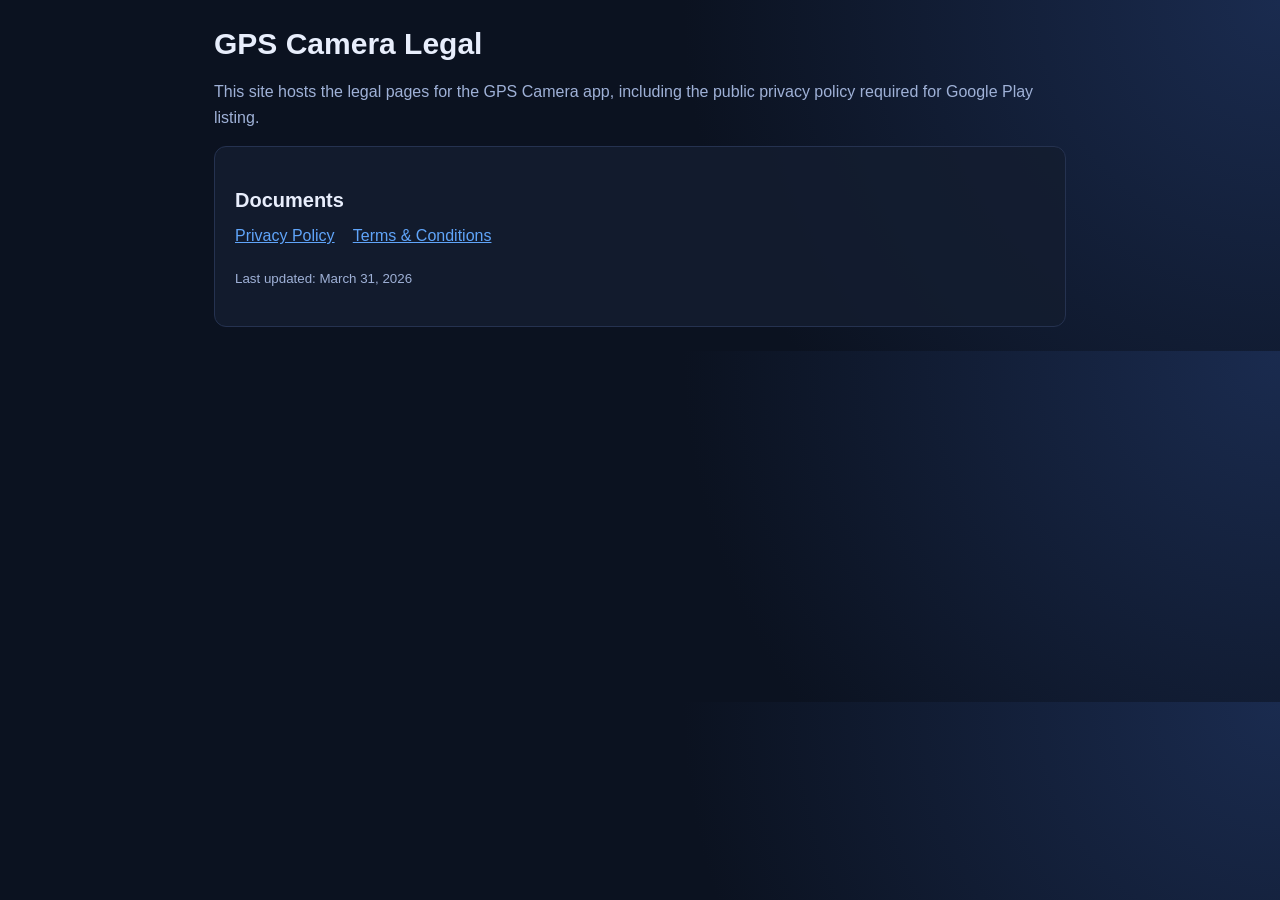
<file: index.html>
<!doctype html>
<html lang="en">
<head>
  <meta charset="utf-8" />
  <meta name="viewport" content="width=device-width, initial-scale=1" />
  <title>GPS Camera Legal Pages</title>
  <link rel="stylesheet" href="./styles.css" />
</head>
<body>
  <main class="container">
    <h1>GPS Camera Legal</h1>
    <p>This site hosts the legal pages for the GPS Camera app, including the public privacy policy required for Google Play listing.</p>
    <section class="card">
      <h2>Documents</h2>
      <nav>
        <a href="./privacy-policy.html">Privacy Policy</a>
        <a href="./terms-and-conditions.html">Terms &amp; Conditions</a>
      </nav>
      <p><small>Last updated: March 31, 2026</small></p>
    </section>
  </main>
</body>
</html>
</file>
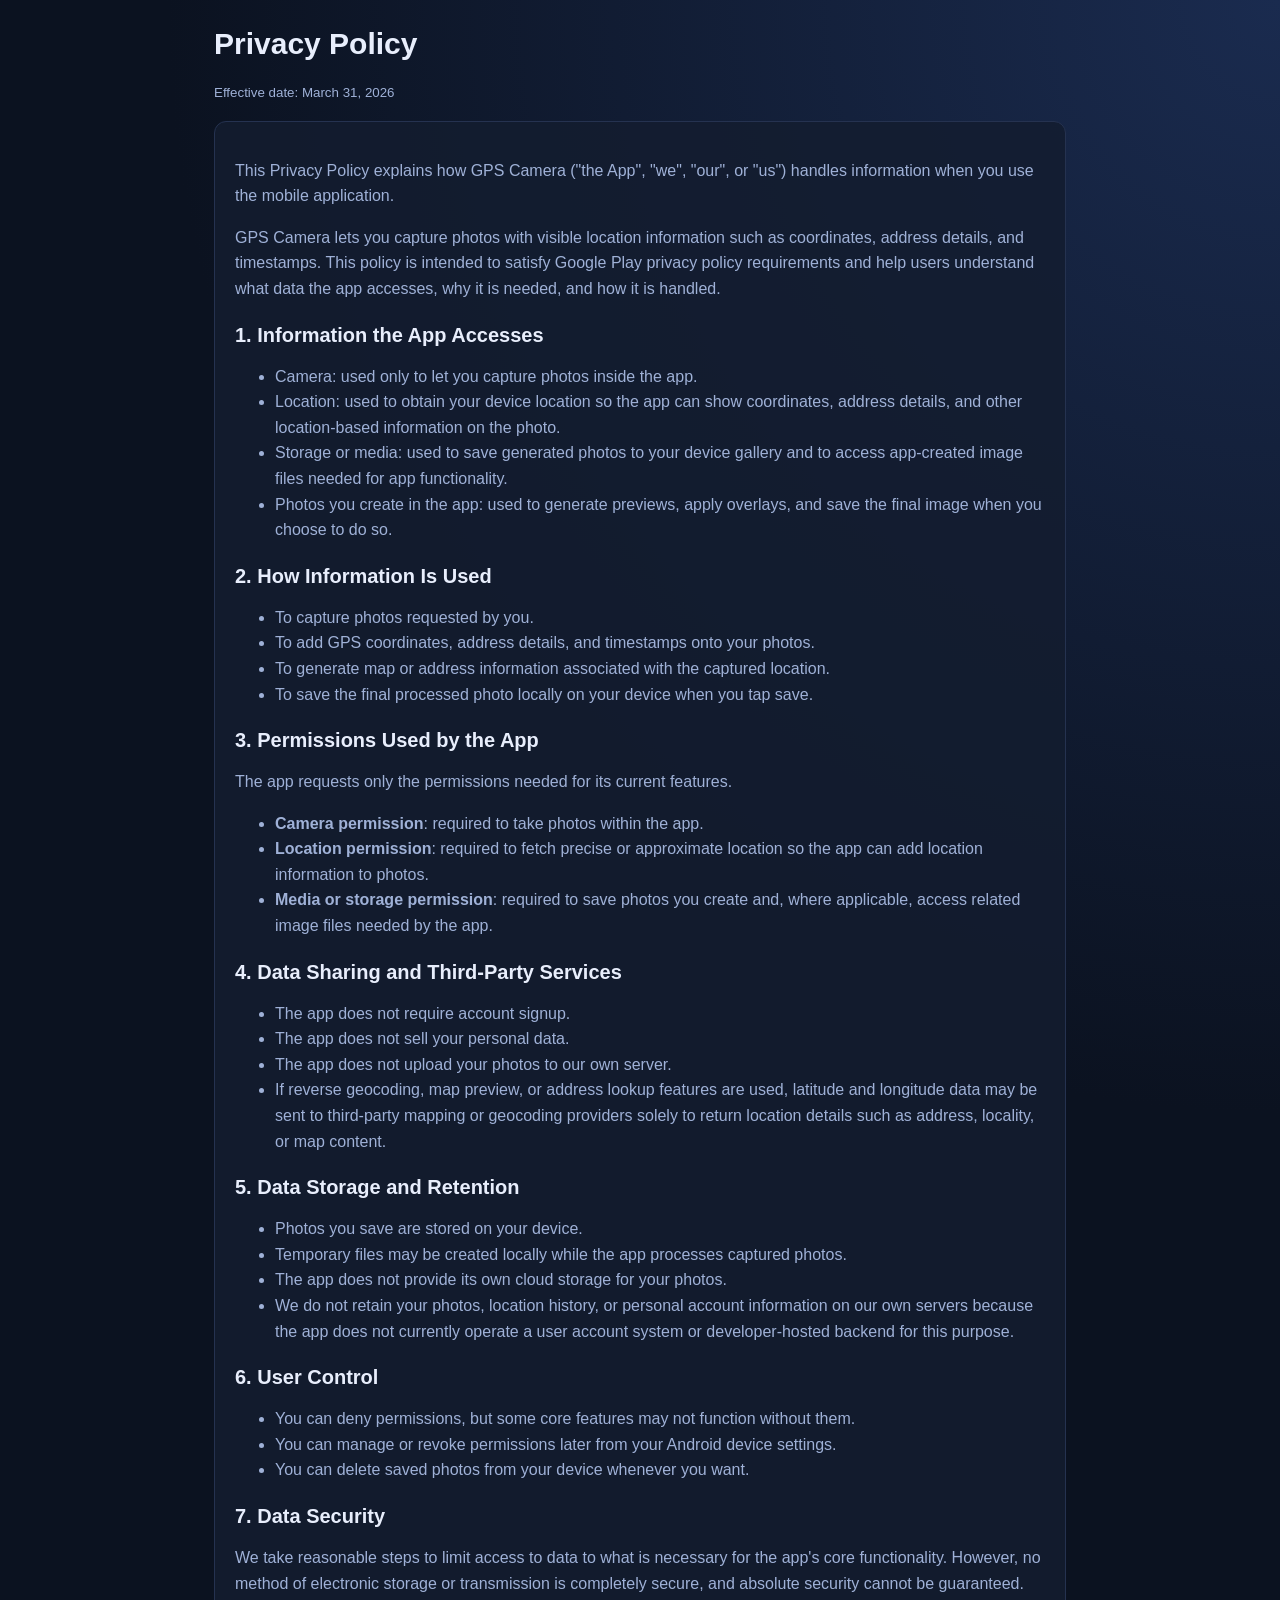
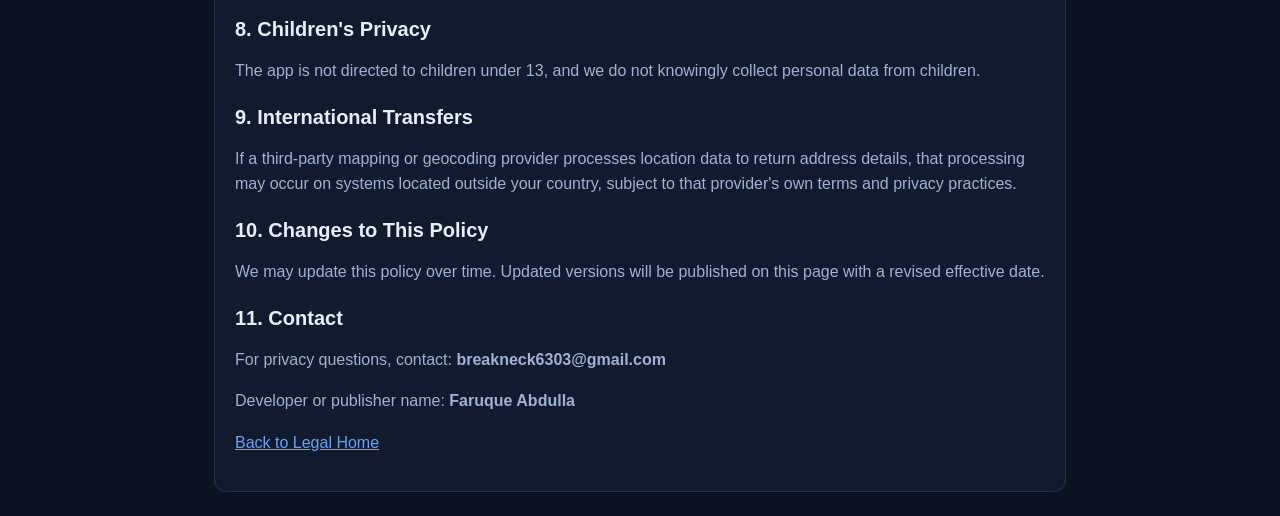
<file: privacy-policy.html>
<!DOCTYPE html>
<html lang="en">
  <head>
    <meta charset="utf-8" />
    <meta name="viewport" content="width=device-width, initial-scale=1" />
    <title>GPS Camera Privacy Policy</title>
    <link rel="stylesheet" href="./styles.css" />
  </head>
  <body>
    <main class="container">
      <h1>Privacy Policy</h1>
      <p><small>Effective date: March 31, 2026</small></p>
      <section class="card">
        <p>
          This Privacy Policy explains how GPS Camera ("the App", "we", "our",
          or "us") handles information when you use the mobile application.
        </p>
        <p>
          GPS Camera lets you capture photos with visible location information
          such as coordinates, address details, and timestamps. This policy is
          intended to satisfy Google Play privacy policy requirements and help
          users understand what data the app accesses, why it is needed, and how
          it is handled.
        </p>

        <h2>1. Information the App Accesses</h2>
        <ul>
          <li>Camera: used only to let you capture photos inside the app.</li>
          <li>
            Location: used to obtain your device location so the app can show
            coordinates, address details, and other location-based information
            on the photo.
          </li>
          <li>
            Storage or media: used to save generated photos to your device
            gallery and to access app-created image files needed for app
            functionality.
          </li>
          <li>
            Photos you create in the app: used to generate previews, apply
            overlays, and save the final image when you choose to do so.
          </li>
        </ul>

        <h2>2. How Information Is Used</h2>
        <ul>
          <li>To capture photos requested by you.</li>
          <li>
            To add GPS coordinates, address details, and timestamps onto your
            photos.
          </li>
          <li>
            To generate map or address information associated with the captured
            location.
          </li>
          <li>
            To save the final processed photo locally on your device when you
            tap save.
          </li>
        </ul>

        <h2>3. Permissions Used by the App</h2>
        <p>
          The app requests only the permissions needed for its current features.
        </p>
        <ul>
          <li>
            <strong>Camera permission</strong>: required to take photos within
            the app.
          </li>
          <li>
            <strong>Location permission</strong>: required to fetch precise or
            approximate location so the app can add location information to
            photos.
          </li>
          <li>
            <strong>Media or storage permission</strong>: required to save
            photos you create and, where applicable, access related image files
            needed by the app.
          </li>
        </ul>

        <h2>4. Data Sharing and Third-Party Services</h2>
        <ul>
          <li>The app does not require account signup.</li>
          <li>The app does not sell your personal data.</li>
          <li>The app does not upload your photos to our own server.</li>
          <li>
            If reverse geocoding, map preview, or address lookup features are
            used, latitude and longitude data may be sent to third-party mapping
            or geocoding providers solely to return location details such as
            address, locality, or map content.
          </li>
        </ul>

        <h2>5. Data Storage and Retention</h2>
        <ul>
          <li>Photos you save are stored on your device.</li>
          <li>
            Temporary files may be created locally while the app processes
            captured photos.
          </li>
          <li>
            The app does not provide its own cloud storage for your photos.
          </li>
          <li>
            We do not retain your photos, location history, or personal account
            information on our own servers because the app does not currently
            operate a user account system or developer-hosted backend for this
            purpose.
          </li>
        </ul>

        <h2>6. User Control</h2>
        <ul>
          <li>
            You can deny permissions, but some core features may not function
            without them.
          </li>
          <li>
            You can manage or revoke permissions later from your Android device
            settings.
          </li>
          <li>
            You can delete saved photos from your device whenever you want.
          </li>
        </ul>

        <h2>7. Data Security</h2>
        <p>
          We take reasonable steps to limit access to data to what is necessary
          for the app's core functionality. However, no method of electronic
          storage or transmission is completely secure, and absolute security
          cannot be guaranteed.
        </p>

        <h2>8. Children's Privacy</h2>
        <p>
          The app is not directed to children under 13, and we do not knowingly
          collect personal data from children.
        </p>

        <h2>9. International Transfers</h2>
        <p>
          If a third-party mapping or geocoding provider processes location data
          to return address details, that processing may occur on systems
          located outside your country, subject to that provider's own terms and
          privacy practices.
        </p>

        <h2>10. Changes to This Policy</h2>
        <p>
          We may update this policy over time. Updated versions will be
          published on this page with a revised effective date.
        </p>

        <h2>11. Contact</h2>
        <p>
          For privacy questions, contact:
          <strong>breakneck6303@gmail.com</strong>
        </p>
        <p>Developer or publisher name: <strong>Faruque Abdulla</strong></p>

        <p><a href="./index.html">Back to Legal Home</a></p>
      </section>
    </main>
  </body>
</html>
</file>
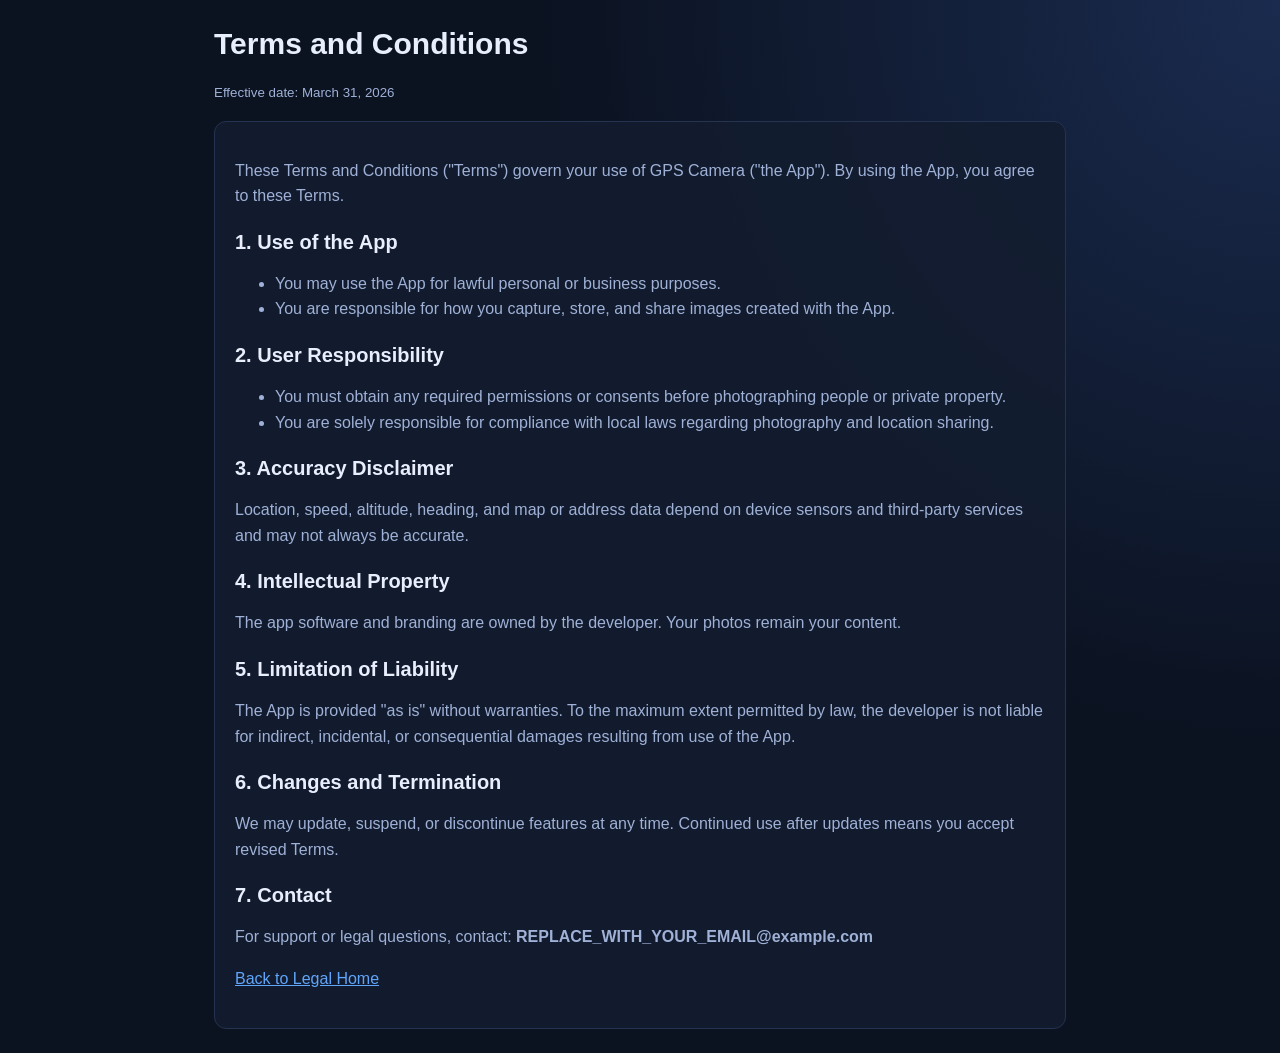
<file: terms-and-conditions.html>
<!doctype html>
<html lang="en">
<head>
  <meta charset="utf-8" />
  <meta name="viewport" content="width=device-width, initial-scale=1" />
  <title>GPS Camera Terms and Conditions</title>
  <link rel="stylesheet" href="./styles.css" />
</head>
<body>
  <main class="container">
    <h1>Terms and Conditions</h1>
    <p><small>Effective date: March 31, 2026</small></p>
    <section class="card">
      <p>These Terms and Conditions ("Terms") govern your use of GPS Camera ("the App"). By using the App, you agree to these Terms.</p>
      <h2>1. Use of the App</h2>
      <ul>
        <li>You may use the App for lawful personal or business purposes.</li>
        <li>You are responsible for how you capture, store, and share images created with the App.</li>
      </ul>
      <h2>2. User Responsibility</h2>
      <ul>
        <li>You must obtain any required permissions or consents before photographing people or private property.</li>
        <li>You are solely responsible for compliance with local laws regarding photography and location sharing.</li>
      </ul>
      <h2>3. Accuracy Disclaimer</h2>
      <p>Location, speed, altitude, heading, and map or address data depend on device sensors and third-party services and may not always be accurate.</p>
      <h2>4. Intellectual Property</h2>
      <p>The app software and branding are owned by the developer. Your photos remain your content.</p>
      <h2>5. Limitation of Liability</h2>
      <p>The App is provided "as is" without warranties. To the maximum extent permitted by law, the developer is not liable for indirect, incidental, or consequential damages resulting from use of the App.</p>
      <h2>6. Changes and Termination</h2>
      <p>We may update, suspend, or discontinue features at any time. Continued use after updates means you accept revised Terms.</p>
      <h2>7. Contact</h2>
      <p>For support or legal questions, contact: <strong>REPLACE_WITH_YOUR_EMAIL@example.com</strong></p>
      <p><a href="./index.html">Back to Legal Home</a></p>
    </section>
  </main>
</body>
</html>
</file>
<file: styles.css>
﻿:root {
  --bg: #0b1220;
  --card: #131d30;
  --text: #e8eefc;
  --muted: #9fb1d7;
  --line: #253250;
  --accent: #60a5fa;
}
* { box-sizing: border-box; }
body {
  margin: 0;
  font-family: "Segoe UI", Arial, sans-serif;
  color: var(--text);
  background: radial-gradient(circle at top right, #1a2b4f 0%, var(--bg) 45%);
  line-height: 1.6;
}
.container { max-width: 900px; margin: 0 auto; padding: 24px; }
.card {
  background: color-mix(in srgb, var(--card) 85%, transparent);
  border: 1px solid var(--line);
  border-radius: 12px;
  padding: 20px;
  margin-top: 16px;
}
h1, h2 { margin: 0 0 10px; line-height: 1.3; }
h1 { font-size: 30px; }
h2 { font-size: 20px; margin-top: 20px; }
p, li { color: var(--muted); }
a { color: var(--accent); }
nav a { margin-right: 14px; }
small { color: var(--muted); }
</file>
